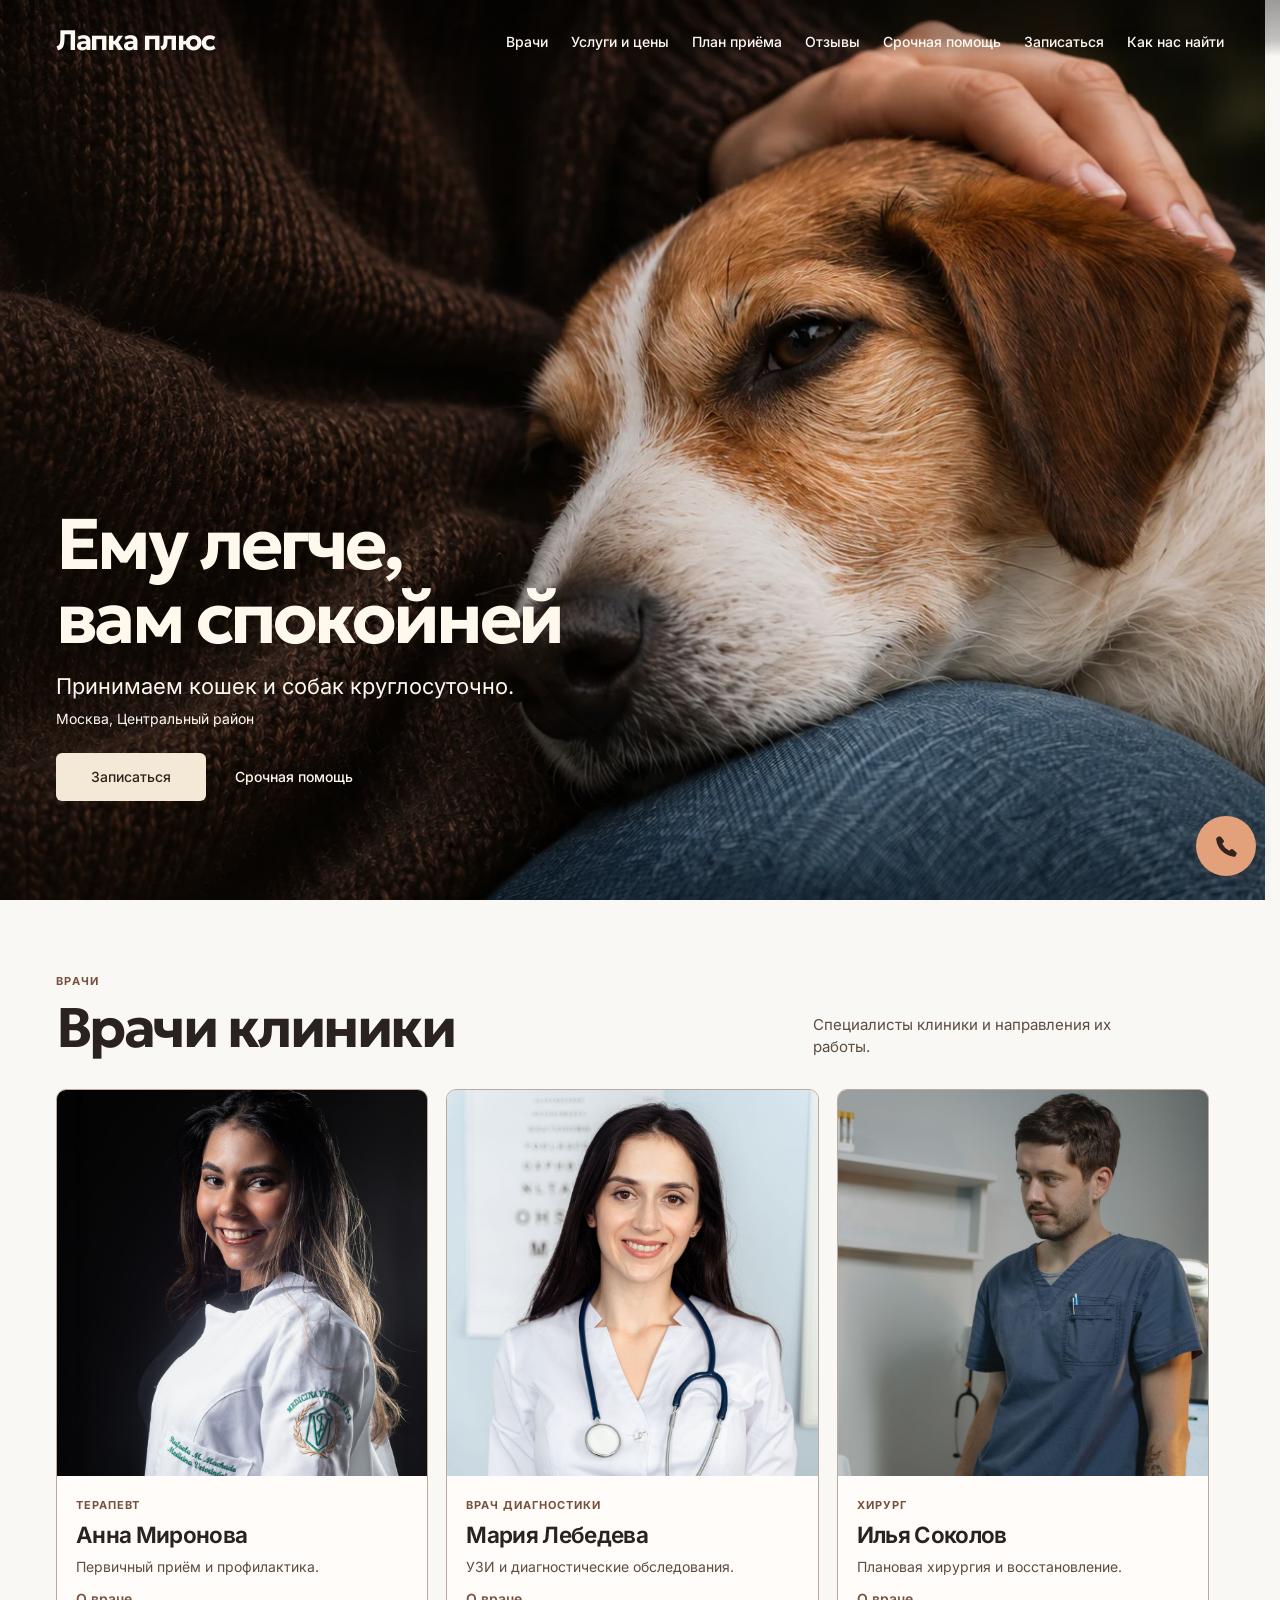
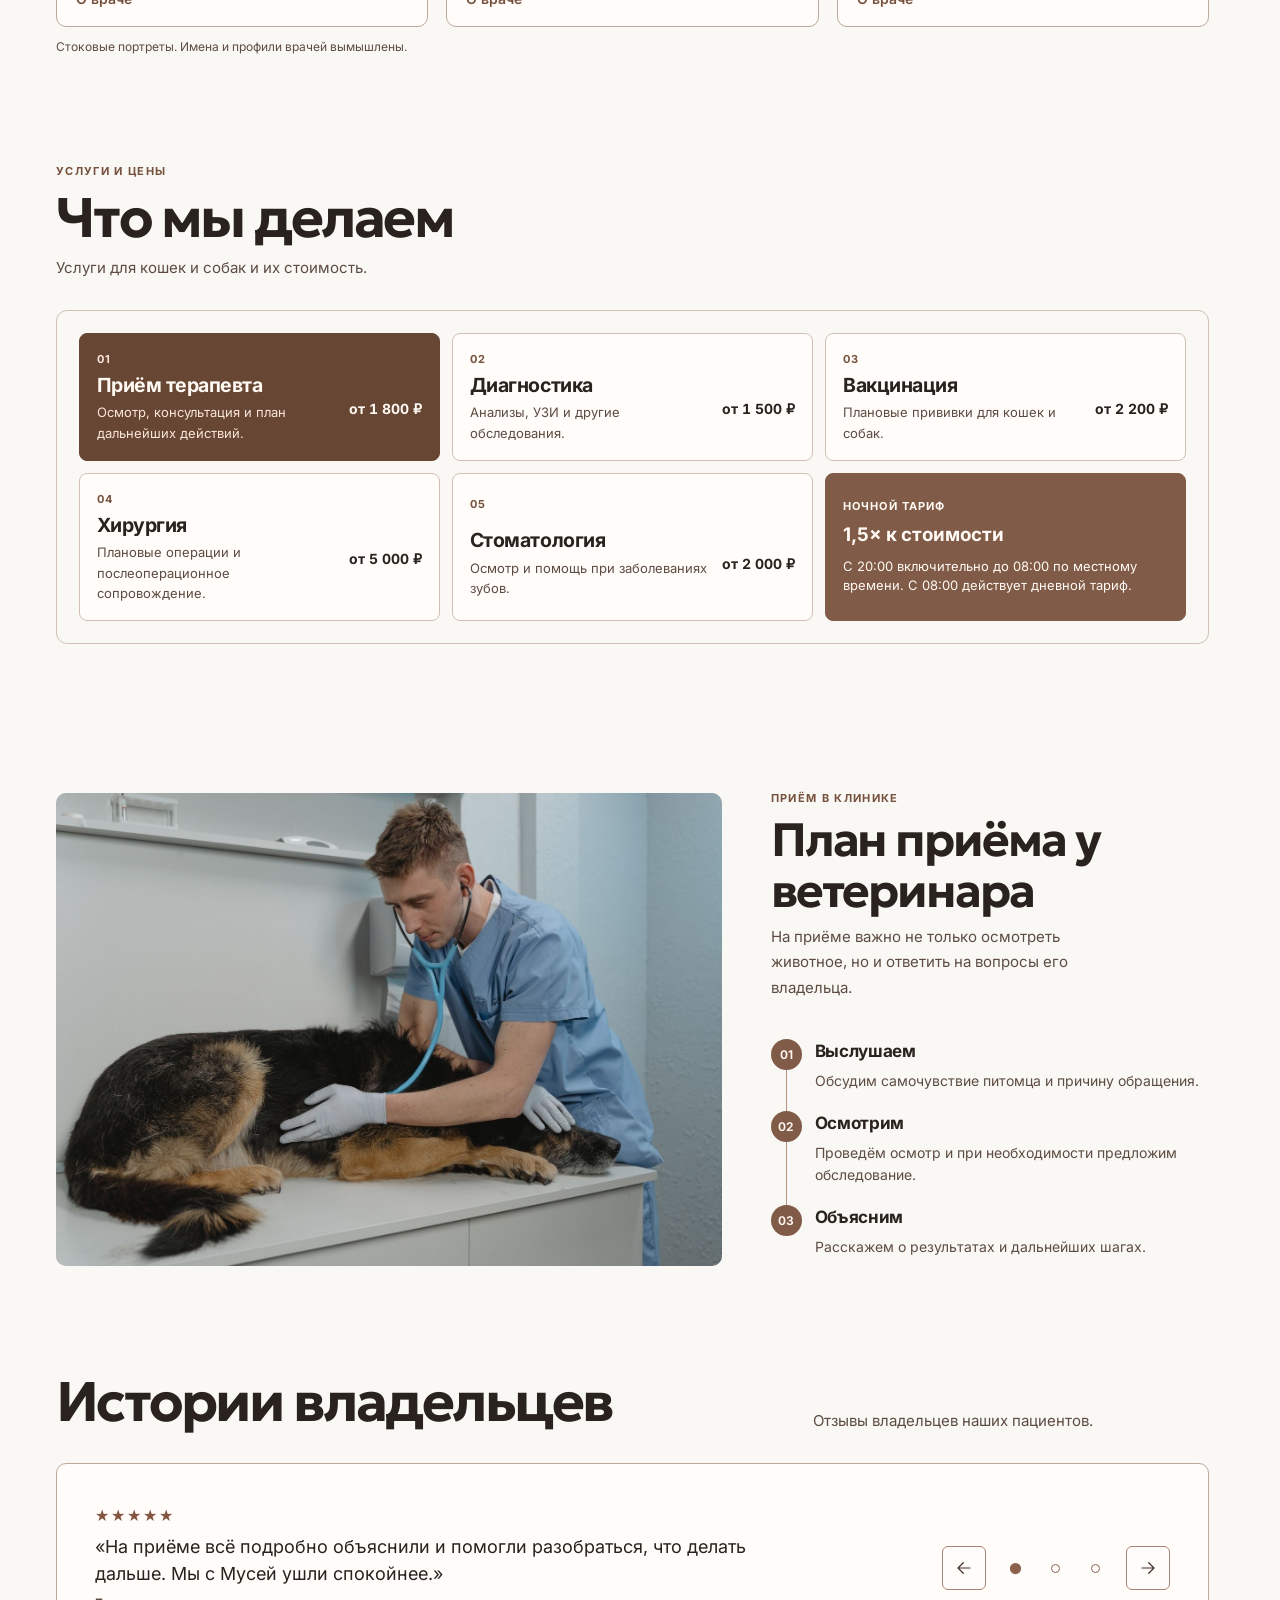
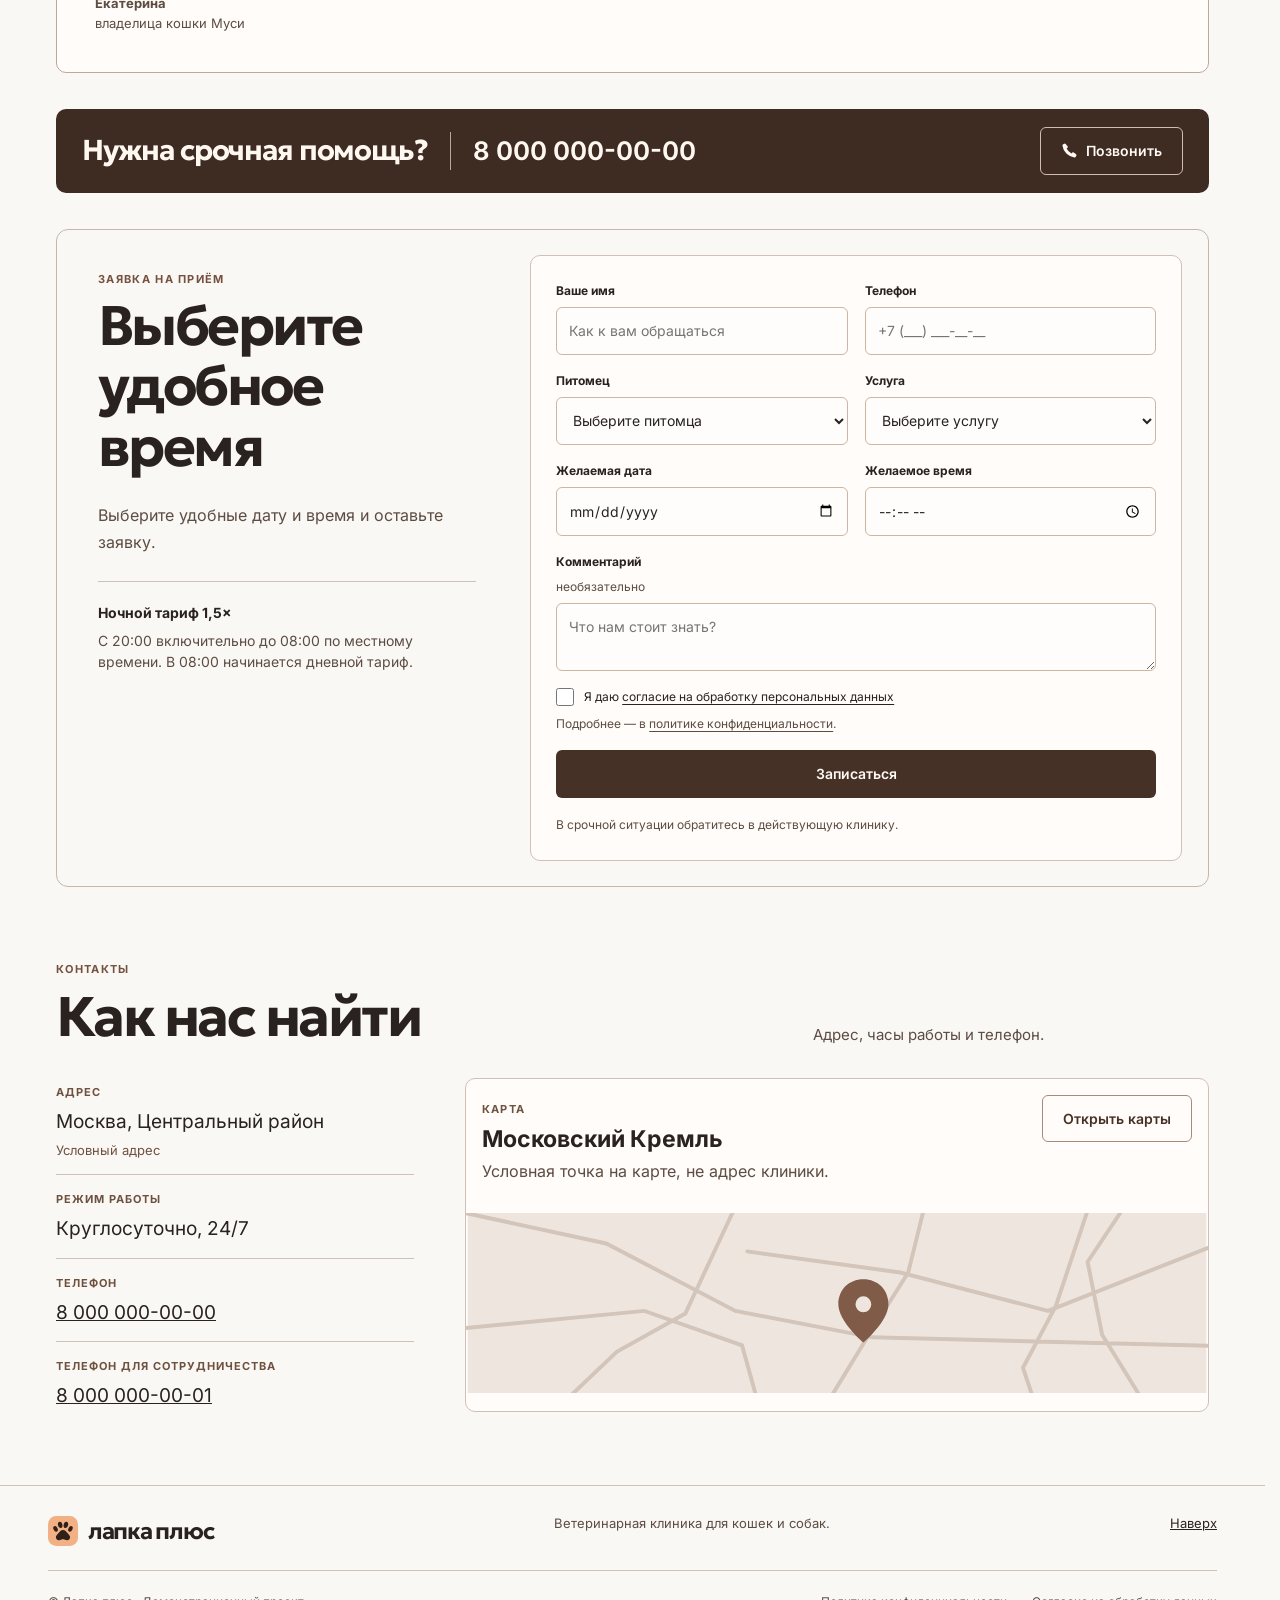
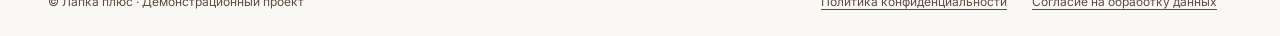
<file: index.html>
<!doctype html>
<html lang="ru" data-type="service">
<head>
  <meta charset="utf-8"><meta name="viewport" content="width=device-width,initial-scale=1"><meta name="theme-color" content="#29221e">
  <meta name="description" content="Лапка плюс — демонстрационный сайт ветеринарной клиники для кошек и собак.">
  <meta name="page-type" content="service"><meta name="site-kind" content="other"><title>Лапка плюс — ветеринарная клиника</title>
  <link rel="icon" href="assets/paw-mark.svg" type="image/svg+xml">
  <link rel="preload" href="assets/geologica-cyrillic.woff2" as="font" type="font/woff2" crossorigin>
  <link rel="preload" href="assets/geologica-latin.woff2" as="font" type="font/woff2" crossorigin>
  <link rel="preload" href="assets/inter-cyrillic.woff2" as="font" type="font/woff2" crossorigin>
  <link rel="preload" href="assets/inter-latin.woff2" as="font" type="font/woff2" crossorigin>
  <link rel="stylesheet" href="fonts.css?v=2"><link rel="stylesheet" href="styles.css?v=12"><link rel="stylesheet" href="hero.css?v=12"><script src="app.js?v=15" defer></script>
</head>
<body class="home final-design" id="top">
<a class="skip" href="#main">Перейти к содержанию</a>
<header class="header wrap site-header">
  <a class="brand" href="#top" aria-label="Лапка плюс — на главную">Лапка плюс</a>
  <nav class="nav" aria-label="Основная навигация">
      <a href="#doctors">Врачи</a>
      <a href="#services">Услуги и цены</a>
      <a href="#visit">План приёма</a>
      <a href="#reviews">Отзывы</a>
      <a href="#emergency">Срочная помощь</a>
      <a href="#appointment">Записаться</a>
      <a href="#contacts">Как нас найти</a>
    </nav>
  <button class="menu-toggle" type="button" aria-expanded="false" aria-controls="mobile-nav" aria-haspopup="dialog"><span aria-hidden="true"></span><span aria-hidden="true"></span><span aria-hidden="true"></span><span class="sr-only">Меню</span></button>
  <dialog class="menu-drawer" id="mobile-nav" aria-labelledby="mobile-menu-title">
    <div class="menu-drawer-content">
      <form method="dialog" class="dialog-close-form"><button type="submit" class="dialog-close" aria-label="Закрыть"></button></form>
      <h2 id="mobile-menu-title">Меню</h2>
      <nav aria-label="Мобильная навигация">
      <a href="#doctors">Врачи</a>
      <a href="#services">Услуги и цены</a>
      <a href="#visit">План приёма</a>
      <a href="#reviews">Отзывы</a>
      <a href="#emergency">Срочная помощь</a>
      <a href="#appointment">Записаться</a>
      <a href="#contacts">Как нас найти</a>
    </nav>
    </div>
  </dialog>
</header>
<main id="main">
<section class="hero-stage" aria-labelledby="hero-title"><div class="hero wrap">
<div class="opening-photo" aria-hidden="true"><picture class="image">
  <source media="(max-width: 680px)" srcset="assets/hero-dog-mobile.webp">
  <img src="assets/hero-dog-desktop.webp" alt="" width="1774" height="887" fetchpriority="high">
</picture></div>
<div class="copy">
<h1 id="hero-title"><span>Ему легче,</span> <span>вам спокойней</span></h1>
<p class="lead">Принимаем кошек и собак круглосуточно.</p>
<p class="hero-location">Москва, Центральный район</p>
<div class="actions"><a class="action primary" href="#appointment">Записаться</a><a class="action secondary" href="#emergency">Срочная помощь</a></div>
</div>
</div></section>
<section id="doctors" class="concept-block team"><div class="editorial-wrap"><header class="concept-heading"><div><p class="eyebrow">ВРАЧИ</p><h2>Врачи клиники</h2></div><p>Специалисты клиники и направления их работы.</p></header>
<div class="team-layout">
 <article class="doctor-card featured-doctor"><div class="portrait"><img src="assets/vet-anna.jpg" alt="" loading="lazy"></div><div class="doctor-info"><span>ТЕРАПЕВТ</span><h3>Анна Миронова</h3><p>Первичный приём и профилактика.</p><button type="button" class="doctor-trigger" aria-haspopup="dialog" aria-label="О враче: Анна Миронова" data-profile="anna">О враче</button></div></article>
 <article class="doctor-card"><div class="portrait"><img src="assets/vet-maria.jpg" alt="" loading="lazy"></div><div class="doctor-info"><span>ВРАЧ ДИАГНОСТИКИ</span><h3>Мария Лебедева</h3><p>УЗИ и диагностические обследования.</p><button type="button" class="doctor-trigger" aria-haspopup="dialog" aria-label="О враче: Мария Лебедева" data-profile="maria">О враче</button></div></article>
<article class="doctor-card"><div class="portrait"><img src="assets/vet-ilya.jpg" alt="" loading="lazy"></div><div class="doctor-info"><span>ХИРУРГ</span><h3>Илья Соколов</h3><p>Плановая хирургия и восстановление.</p><button type="button" class="doctor-trigger" aria-haspopup="dialog" aria-label="О враче: Илья Соколов" data-profile="ilya">О враче</button></div></article>
</div><p class="photo-credit">Стоковые портреты. Имена и профили врачей вымышлены.</p></div></section>
<section id="services" class="concept-block price-chapter"><div class="editorial-wrap price-layout">
<header class="concept-heading stacked"><div><p class="eyebrow">УСЛУГИ И ЦЕНЫ</p><h2>Что мы делаем</h2></div><p>Услуги для кошек и собак и их стоимость.</p></header>
<div class="price-list"><a class="service-card" href="#appointment" data-service="Приём терапевта"><span class="service-index">01</span><div class="price-desc"><h3>Приём терапевта</h3><p>Осмотр, консультация и план дальнейших действий.</p></div><strong>от 1 800 ₽</strong></a>
<a class="service-card" href="#appointment" data-service="Диагностика"><span class="service-index">02</span><div class="price-desc"><h3>Диагностика</h3><p>Анализы, УЗИ и другие обследования.</p></div><strong>от 1 500 ₽</strong></a>
<a class="service-card" href="#appointment" data-service="Вакцинация"><span class="service-index">03</span><div class="price-desc"><h3>Вакцинация</h3><p>Плановые прививки для кошек и собак.</p></div><strong>от 2 200 ₽</strong></a>
<a class="service-card" href="#appointment" data-service="Хирургия"><span class="service-index">04</span><div class="price-desc"><h3>Хирургия</h3><p>Плановые операции и послеоперационное сопровождение.</p></div><strong>от 5 000 ₽</strong></a>
<a class="service-card" href="#appointment" data-service="Стоматология"><span class="service-index">05</span><div class="price-desc"><h3>Стоматология</h3><p>Осмотр и помощь при заболеваниях зубов.</p></div><strong>от 2 000 ₽</strong></a><div class="night-rate"><span class="service-index">НОЧНОЙ ТАРИФ</span><h3><strong>1,5×</strong> к стоимости</h3><p>С 20:00 включительно до 08:00 по местному времени. С 08:00 действует дневной тариф.</p></div></div>
</div></section>
<section id="visit" class="concept-block visit-chapter"><div class="editorial-wrap">
<div class="visit-layout">
  <figure class="visit-image"><img src="assets/dog-exam.jpg" alt="Ветеринар осматривает собаку со стетоскопом" width="1600" height="1067" loading="lazy"></figure>
  <div class="visit-content"><header class="concept-heading stacked"><p class="eyebrow">ПРИЁМ В КЛИНИКЕ</p><h2>План приёма у ветеринара</h2><p class="approach-lead">На приёме важно не только осмотреть животное, но и ответить на вопросы его владельца.</p></header><div class="steps"><div><span>01</span><div><h3>Выслушаем</h3><p>Обсудим самочувствие питомца и причину обращения.</p></div></div><div><span>02</span><div><h3>Осмотрим</h3><p>Проведём осмотр и при необходимости предложим обследование.</p></div></div><div><span>03</span><div><h3>Объясним</h3><p>Расскажем о результатах и дальнейших шагах.</p></div></div></div></div>
</div></div></section>
<section id="reviews" class="concept-block quote-chapter"><div class="editorial-wrap">
<header class="concept-heading"><div><h2>Истории владельцев</h2></div><p>Отзывы владельцев наших пациентов.</p></header>
<div class="review-carousel" aria-label="Отзывы владельцев"><div class="review-deck" aria-live="polite"><article class="review-slide"><div class="review-stars" aria-label="5 из 5 звёзд">★★★★★</div><blockquote>«На приёме всё подробно объяснили и помогли разобраться, что делать дальше. Мы с Мусей ушли спокойнее.»</blockquote><p><strong>Екатерина</strong><br>владелица кошки Муси</p></article><article class="review-slide" hidden><div class="review-stars" aria-label="5 из 5 звёзд">★★★★★</div><blockquote>«К нашему псу отнеслись бережно. На все вопросы ответили просто и без спешки.»</blockquote><p><strong>Алексей</strong><br>владелец пса Марса</p></article><article class="review-slide" hidden><div class="review-stars" aria-label="5 из 5 звёзд">★★★★★</div><blockquote>«Перед первой прививкой рассказали, как подготовиться и чего ожидать после приёма.»</blockquote><p><strong>Ольга</strong><br>владелица кошки Тоси</p></article></div><div class="review-controls"><button type="button" class="review-arrow review-prev" aria-label="Предыдущий отзыв"><svg viewBox="0 0 24 24" aria-hidden="true"><path d="M20 12H4m7 7-7-7 7-7" fill="none" stroke="currentColor" stroke-width="1.6" stroke-linecap="round" stroke-linejoin="round"/></svg></button><div class="review-dots"><button type="button" class="review-dot" data-review="0" aria-label="Отзыв 1" aria-current="true"></button><button type="button" class="review-dot" data-review="1" aria-label="Отзыв 2" aria-current="false"></button><button type="button" class="review-dot" data-review="2" aria-label="Отзыв 3" aria-current="false"></button></div><button type="button" class="review-arrow review-next" aria-label="Следующий отзыв"><svg viewBox="0 0 24 24" aria-hidden="true"><path d="M20 12H4m7 7-7-7 7-7" fill="none" stroke="currentColor" stroke-width="1.6" stroke-linecap="round" stroke-linejoin="round"/></svg></button></div></div></div></section>
<section class="concept-block urgent-chapter" id="emergency"><div class="editorial-wrap urgent-wrap"><div class="urgent-frame">
 <div><h2>Нужна срочная помощь?</h2><a class="urgent-number" href="tel:80000000000">8 000 000-00-00</a></div>
 <a class="concept-button" href="tel:80000000000"><svg aria-hidden="true" viewBox="0 0 24 24"><path d="M6.6 2.7 9.3 6a1.5 1.5 0 0 1-.1 2l-1.3 1.3a15 15 0 0 0 6.8 6.8l1.3-1.3a1.5 1.5 0 0 1 2-.1l3.3 2.7a1.5 1.5 0 0 1 .4 1.8l-.8 1.6a2 2 0 0 1-2.1 1.1A19.5 19.5 0 0 1 2.1 5.2a2 2 0 0 1 1.1-2.1l1.6-.8a1.5 1.5 0 0 1 1.8.4Z" fill="currentColor"/></svg>Позвонить</a>
</div></div></section>
<section class="concept-block booking-chapter" id="appointment" tabindex="-1"><div class="editorial-wrap booking-layout"><div class="booking-meta"><p class="eyebrow">ЗАЯВКА НА ПРИЁМ</p><h2>Выберите удобное время</h2><p class="appointment-intro">Выберите удобные дату и время и оставьте заявку.</p><div class="appointment-note"><strong>Ночной тариф 1,5×</strong><p>С 20:00 включительно до 08:00 по местному времени. В 08:00 начинается дневной тариф.</p></div></div><div class="form-card"><div class="form-status" role="status" hidden></div><form id="booking-form" novalidate><fieldset disabled><div class="form-grid"><label>Ваше имя<input name="name" autocomplete="name" placeholder="Как к вам обращаться" required minlength="2" maxlength="80"></label><label>Телефон<input name="phone" type="tel" autocomplete="tel" placeholder="+7 (___) ___-__-__" required minlength="10" maxlength="25"></label><label>Питомец<select name="pet" required><option value="">Выберите питомца</option><option>Кошка</option><option>Собака</option></select></label><label>Услуга<select name="service" required><option value="">Выберите услугу</option><option>Приём терапевта</option><option>Диагностика</option><option>Вакцинация</option><option>Хирургия</option><option>Стоматология</option></select></label><label>Желаемая дата<input name="date" type="date" required></label><label>Желаемое время<input name="time" type="time" required></label><label class="full">Комментарий <span>необязательно</span><textarea name="note" rows="2" maxlength="500" placeholder="Что нам стоит знать?"></textarea></label><label class="check full"><input type="checkbox" name="consent" required><span>Я даю <a href="consent.html">согласие на обработку персональных данных</a></span></label><p class="form-privacy full">Подробнее — в <a href="privacy.html">политике конфиденциальности</a>.</p><button class="concept-button full" type="submit">Записаться</button></div></fieldset></form><p class="form-foot">В срочной ситуации обратитесь в действующую клинику.</p></div></div></section>
<section id="contacts" class="concept-block location-chapter"><div class="editorial-wrap">
<header class="concept-heading"><div><p class="eyebrow">КОНТАКТЫ</p><h2>Как нас найти</h2></div><p>Адрес, часы работы и телефон.</p></header>
<div class="location-layout"><div class="contact-details"><div><span>АДРЕС</span><p>Москва, Центральный район</p><small>Условный адрес</small></div><div><span>РЕЖИМ РАБОТЫ</span><p>Круглосуточно, 24/7</p></div><div><span>ТЕЛЕФОН</span><p><a href="tel:80000000000">8 000 000-00-00</a></p></div><div><span>ТЕЛЕФОН ДЛЯ СОТРУДНИЧЕСТВА</span><p><a href="tel:80000000001">8 000 000-00-01</a></p></div></div><div class="map-panel map-simple"><div class="map-description"><span class="map-label">КАРТА</span><h3>Московский Кремль</h3><p>Условная точка на карте, не адрес клиники.</p></div><a class="concept-button open-maps" href="https://yandex.ru/maps/?pt=37.617635%2C55.752023&amp;z=15" data-android-href="geo:55.752023,37.617635?q=55.752023,37.617635(Московский%20Кремль)">Открыть карты</a><img class="map-art" src="assets/map-pattern.svg" alt="" width="560" height="180" loading="lazy"></div></div>
</div></section>


<dialog class="doctor-profile" id="anna" aria-labelledby="anna-title">
  <form method="dialog" class="dialog-close-form"><button type="submit" class="dialog-close" aria-label="Закрыть"></button></form>
  <div class="profile-layout">
    <img class="profile-portrait" src="assets/vet-anna.jpg" alt="" loading="lazy">
    <div class="profile-details"><p class="eyebrow">Терапевт</p><h2 id="anna-title">Анна Миронова</h2>
  <p>Проводит первичные осмотры, занимается профилактикой и лечением распространённых заболеваний кошек и собак.</p><dl><dt>Образование</dt><dd>Ветеринарный факультет, специальность «Ветеринария».</dd><dt>Опыт</dt><dd>8 лет в терапии мелких домашних животных.</dd></dl>
  <small>Данные профиля вымышлены.</small></div>
  </div>
</dialog>
<dialog class="doctor-profile" id="maria" aria-labelledby="maria-title">
  <form method="dialog" class="dialog-close-form"><button type="submit" class="dialog-close" aria-label="Закрыть"></button></form>
  <div class="profile-layout">
    <img class="profile-portrait" src="assets/vet-maria.jpg" alt="" loading="lazy">
    <div class="profile-details"><p class="eyebrow">Врач диагностики</p><h2 id="maria-title">Мария Лебедева</h2>
  <p>Проводит УЗИ и помогает лечащему врачу уточнить причину симптомов.</p><dl><dt>Образование</dt><dd>Высшее ветеринарное образование и дополнительная подготовка по УЗИ.</dd><dt>Опыт</dt><dd>6 лет в ветеринарной диагностике.</dd></dl>
  <small>Данные профиля вымышлены.</small></div>
  </div>
</dialog>
<dialog class="doctor-profile" id="ilya" aria-labelledby="ilya-title">
  <form method="dialog" class="dialog-close-form"><button type="submit" class="dialog-close" aria-label="Закрыть"></button></form>
  <div class="profile-layout">
    <img class="profile-portrait" src="assets/vet-ilya.jpg" alt="" loading="lazy">
    <div class="profile-details"><p class="eyebrow">Хирург</p><h2 id="ilya-title">Илья Соколов</h2>
  <p>Ведёт плановые операции и наблюдает за восстановлением питомцев после вмешательства.</p><dl><dt>Образование</dt><dd>Ветеринарный факультет, дополнительная подготовка по хирургии.</dd><dt>Опыт</dt><dd>10 лет в хирургии мелких домашних животных.</dd></dl>
  <small>Данные профиля вымышлены.</small></div>
  </div>
</dialog>
</main><footer><div class="wrap footer-top"><a class="brand brand-light" href="#top"><img class="brand-mark" src="assets/paw-mark.svg" width="30" height="30" alt=""><span>лапка плюс</span></a><p>Ветеринарная клиника для кошек и собак.</p><a href="#top">Наверх</a></div><div class="wrap footer-bottom"><span>© Лапка плюс · Демонстрационный проект</span><div><a href="privacy.html">Политика конфиденциальности</a><a href="consent.html">Согласие на обработку данных</a></div></div></footer>
<a class="call-float" href="tel:80000000000" aria-label="Позвонить: 8 000 000-00-00"><svg aria-hidden="true" viewBox="0 0 24 24"><path d="M6.6 2.7 9.3 6a1.5 1.5 0 0 1-.1 2l-1.3 1.3a15 15 0 0 0 6.8 6.8l1.3-1.3a1.5 1.5 0 0 1 2-.1l3.3 2.7a1.5 1.5 0 0 1 .4 1.8l-.8 1.6a2 2 0 0 1-2.1 1.1A19.5 19.5 0 0 1 2.1 5.2a2 2 0 0 1 1.1-2.1l1.6-.8a1.5 1.5 0 0 1 1.8.4Z" fill="currentColor"/></svg><span class="sr-only">Позвонить</span></a></body></html>
</file>
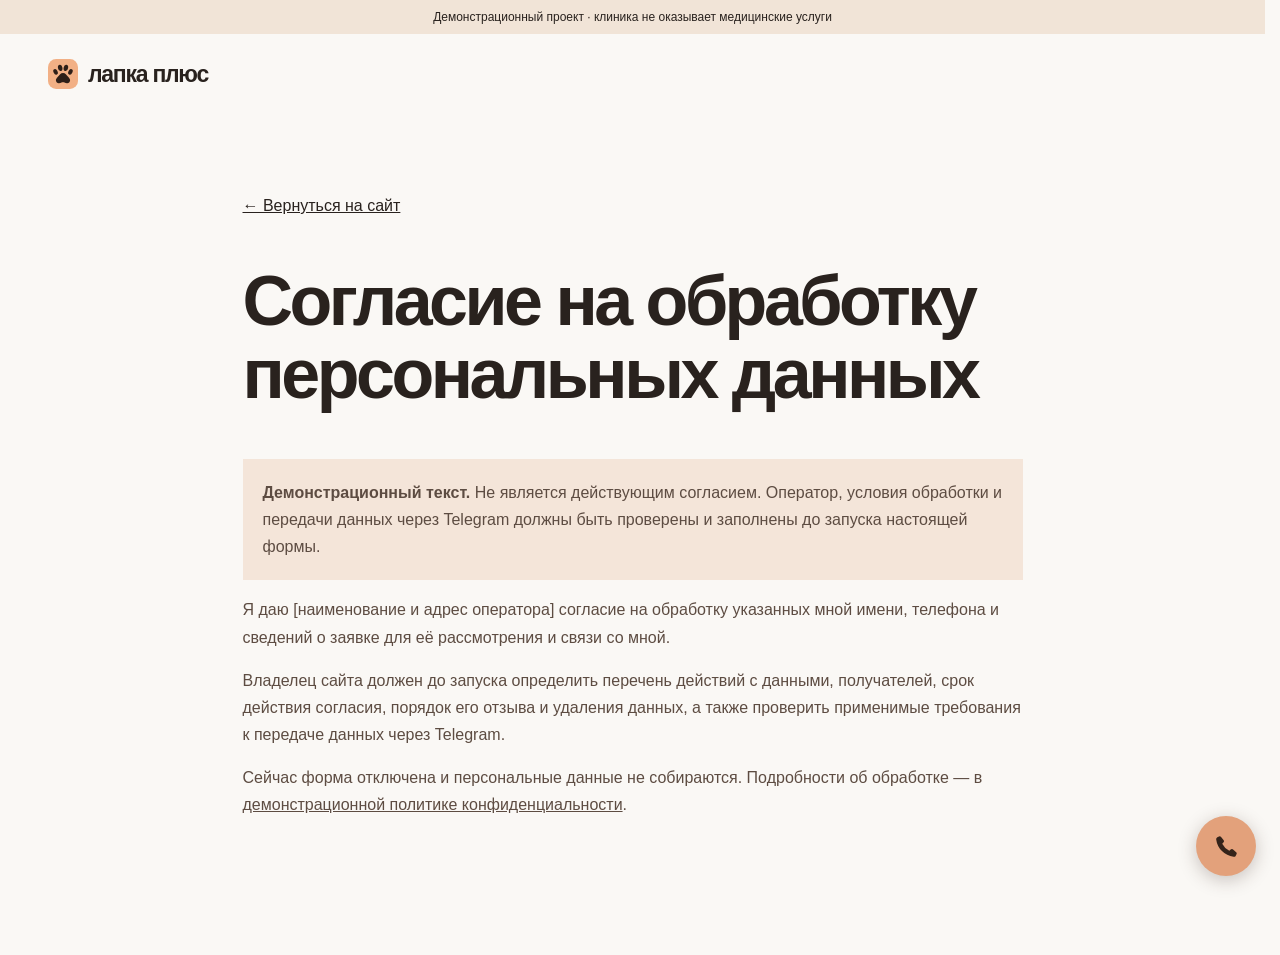
<file: consent.html>
<!doctype html><html lang="ru"><head><meta charset="utf-8"><meta name="viewport" content="width=device-width,initial-scale=1"><title>Согласие на обработку данных — Лапка плюс</title><link rel="stylesheet" href="fonts.css?v=2"><link rel="stylesheet" href="styles.css?v=12"><link rel="icon" href="assets/paw-mark.svg" type="image/svg+xml"></head><body><div class="demo-bar">Демонстрационный проект · клиника не оказывает медицинские услуги</div><header class="header wrap"><a class="brand" href="index.html"><img class="brand-mark" src="assets/paw-mark.svg" width="30" height="30" alt=""><span>лапка плюс</span></a></header><main class="wrap legal"><a href="index.html#appointment">← Вернуться на сайт</a><h1>Согласие на обработку персональных данных</h1><p class="legal-alert"><strong>Демонстрационный текст.</strong> Не является действующим согласием. Оператор, условия обработки и передачи данных через Telegram должны быть проверены и заполнены до запуска настоящей формы.</p><p>Я даю [наименование и адрес оператора] согласие на обработку указанных мной имени, телефона и сведений о заявке для её рассмотрения и связи со мной.</p><p>Владелец сайта должен до запуска определить перечень действий с данными, получателей, срок действия согласия, порядок его отзыва и удаления данных, а также проверить применимые требования к передаче данных через Telegram.</p><p>Сейчас форма отключена и персональные данные не собираются. Подробности об обработке — в <a href="privacy.html">демонстрационной политике конфиденциальности</a>.</p></main><a class="call-float" href="tel:80000000000" aria-label="Позвонить: 8 000 000-00-00"><svg aria-hidden="true" viewBox="0 0 24 24"><path d="M6.6 2.7 9.3 6a1.5 1.5 0 0 1-.1 2l-1.3 1.3a15 15 0 0 0 6.8 6.8l1.3-1.3a1.5 1.5 0 0 1 2-.1l3.3 2.7a1.5 1.5 0 0 1 .4 1.8l-.8 1.6a2 2 0 0 1-2.1 1.1A19.5 19.5 0 0 1 2.1 5.2a2 2 0 0 1 1.1-2.1l1.6-.8a1.5 1.5 0 0 1 1.8.4Z" fill="currentColor"/></svg></a></body></html>
</file>
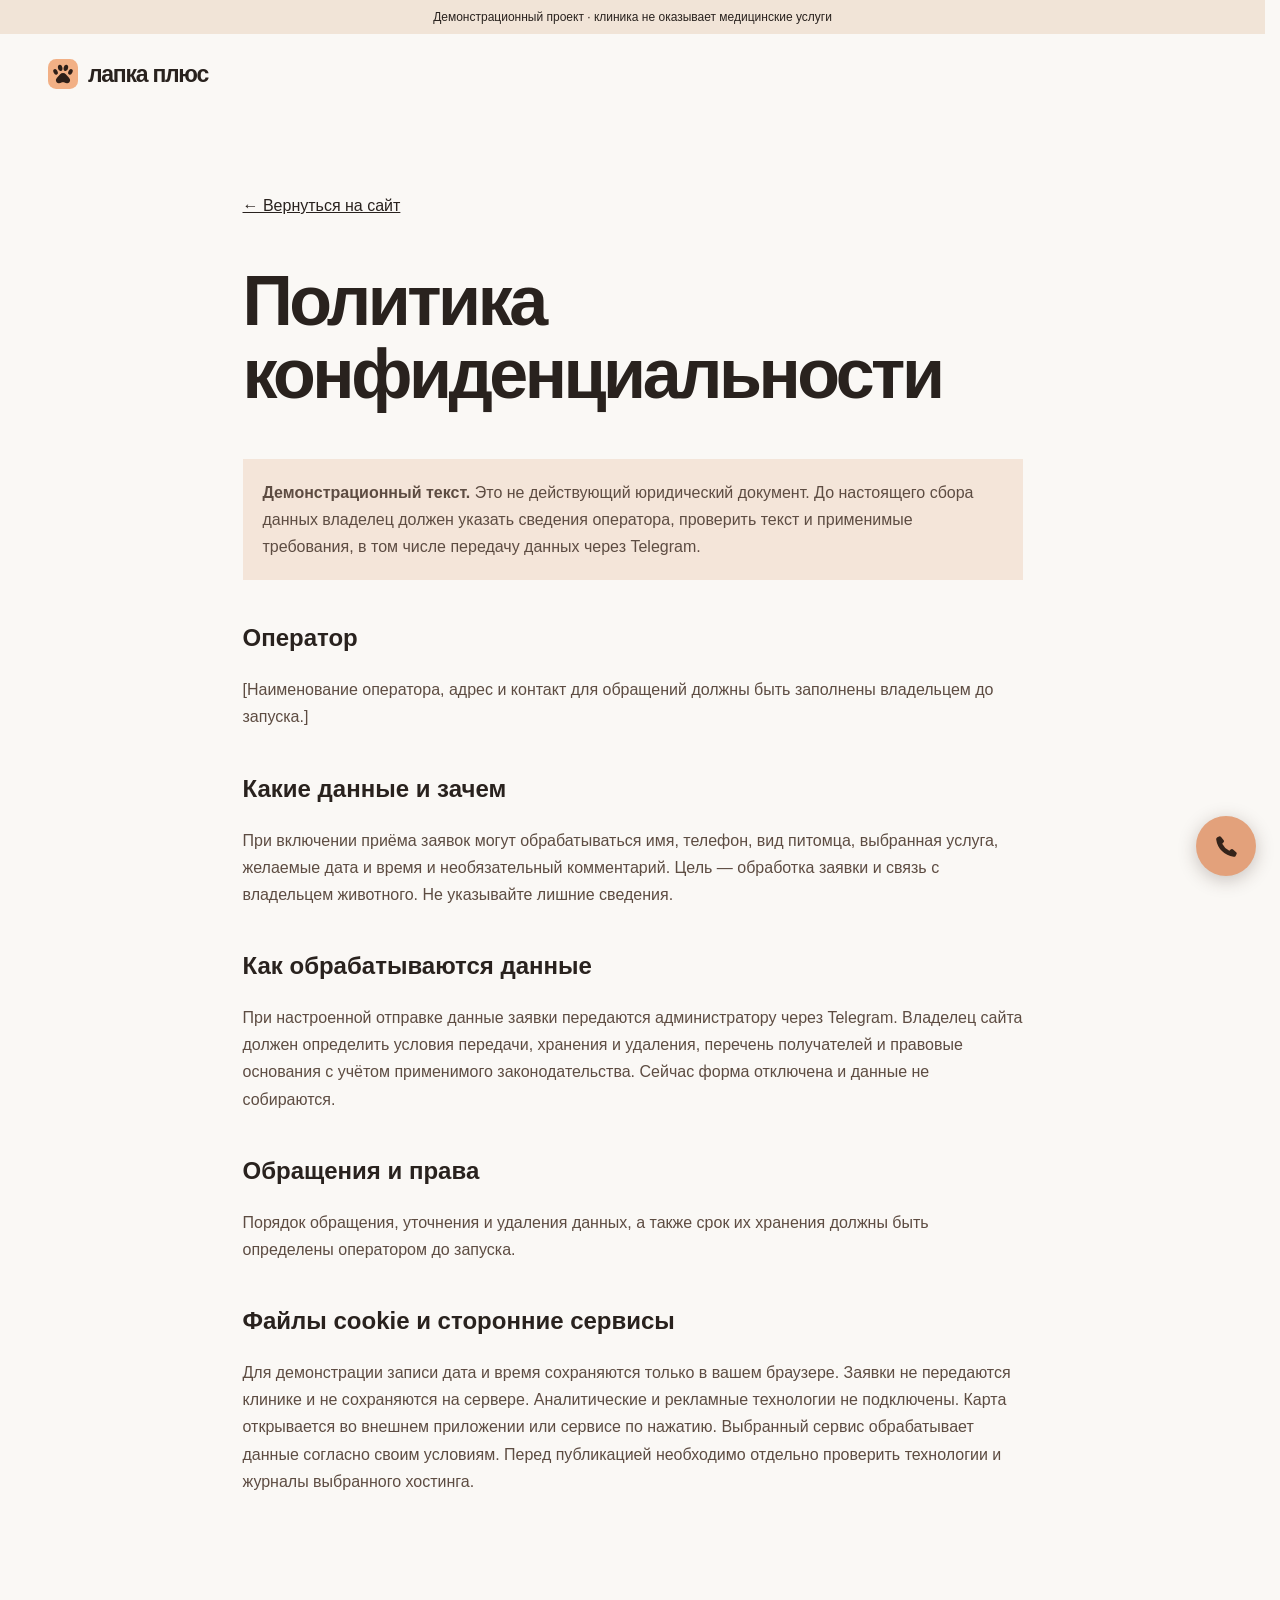
<file: privacy.html>
<!doctype html><html lang="ru"><head><meta charset="utf-8"><meta name="viewport" content="width=device-width,initial-scale=1"><title>Политика конфиденциальности — Лапка плюс</title><link rel="stylesheet" href="fonts.css?v=2"><link rel="stylesheet" href="styles.css?v=12"><link rel="icon" href="assets/paw-mark.svg" type="image/svg+xml"></head><body><div class="demo-bar">Демонстрационный проект · клиника не оказывает медицинские услуги</div><header class="header wrap"><a class="brand" href="index.html"><img class="brand-mark" src="assets/paw-mark.svg" width="30" height="30" alt=""><span>лапка плюс</span></a></header><main class="wrap legal"><a href="index.html#appointment">← Вернуться на сайт</a><h1>Политика конфиденциальности</h1><p class="legal-alert"><strong>Демонстрационный текст.</strong> Это не действующий юридический документ. До настоящего сбора данных владелец должен указать сведения оператора, проверить текст и применимые требования, в том числе передачу данных через Telegram.</p><h2>Оператор</h2><p>[Наименование оператора, адрес и контакт для обращений должны быть заполнены владельцем до запуска.]</p><h2>Какие данные и зачем</h2><p>При включении приёма заявок могут обрабатываться имя, телефон, вид питомца, выбранная услуга, желаемые дата и время и необязательный комментарий. Цель — обработка заявки и связь с владельцем животного. Не указывайте лишние сведения.</p><h2>Как обрабатываются данные</h2><p>При настроенной отправке данные заявки передаются администратору через Telegram. Владелец сайта должен определить условия передачи, хранения и удаления, перечень получателей и правовые основания с учётом применимого законодательства. Сейчас форма отключена и данные не собираются.</p><h2>Обращения и права</h2><p>Порядок обращения, уточнения и удаления данных, а также срок их хранения должны быть определены оператором до запуска.</p><h2>Файлы cookie и сторонние сервисы</h2><p>Для демонстрации записи дата и время сохраняются только в вашем браузере. Заявки не передаются клинике и не сохраняются на сервере. Аналитические и рекламные технологии не подключены. Карта открывается во внешнем приложении или сервисе по нажатию. Выбранный сервис обрабатывает данные согласно своим условиям. Перед публикацией необходимо отдельно проверить технологии и журналы выбранного хостинга.</p></main><a class="call-float" href="tel:80000000000" aria-label="Позвонить: 8 000 000-00-00"><svg aria-hidden="true" viewBox="0 0 24 24"><path d="M6.6 2.7 9.3 6a1.5 1.5 0 0 1-.1 2l-1.3 1.3a15 15 0 0 0 6.8 6.8l1.3-1.3a1.5 1.5 0 0 1 2-.1l3.3 2.7a1.5 1.5 0 0 1 .4 1.8l-.8 1.6a2 2 0 0 1-2.1 1.1A19.5 19.5 0 0 1 2.1 5.2a2 2 0 0 1 1.1-2.1l1.6-.8a1.5 1.5 0 0 1 1.8.4Z" fill="currentColor"/></svg></a></body></html>
</file>
<file: fonts.css>
@font-face {
  font-family: 'Geologica';
  font-style: normal;
  font-weight: 650;
  font-display: optional;
  src: url(assets/geologica-cyrillic.woff2) format('woff2');
  unicode-range: U+0301, U+0400-045F, U+0490-0491, U+04B0-04B1, U+2116;
}
@font-face {
  font-family: 'Geologica';
  font-style: normal;
  font-weight: 650;
  font-display: optional;
  src: url(assets/geologica-latin.woff2) format('woff2');
  unicode-range: U+0000-00FF, U+0131, U+0152-0153, U+02BB-02BC, U+02C6, U+02DA, U+02DC, U+0304, U+0308, U+0329, U+2000-206F, U+20AC, U+2122, U+2191, U+2193, U+2212, U+2215, U+FEFF, U+FFFD;
}

@font-face {
  font-family: 'Inter';
  font-style: normal;
  font-weight: 400 700;
  font-display: optional;
  src: url(assets/inter-cyrillic.woff2) format('woff2');
  unicode-range: U+0301, U+0400-045F, U+0490-0491, U+04B0-04B1, U+2116;
}
@font-face {
  font-family: 'Inter';
  font-style: normal;
  font-weight: 400 700;
  font-display: optional;
  src: url(assets/inter-latin.woff2) format('woff2');
  unicode-range: U+0000-00FF, U+0131, U+0152-0153, U+02BB-02BC, U+02C6, U+02DA, U+02DC, U+0304, U+0308, U+0329, U+2000-206F, U+20AC, U+2122, U+2191, U+2193, U+2212, U+2215, U+FEFF, U+FFFD;
}
</file>
<file: styles.css>
:root{--cocoa:#29221e;--on-dark:#fff9f3;--ink:#2e241e;--muted:#5c463a;--surface:#f1e4d7;--line:#d2bba8;--accent:#894a34;--peach:#f5bb96;--header-height:80px;--ease-out:cubic-bezier(.23,1,.32,1);--ease-morph:cubic-bezier(.65,0,.35,1)}
*{box-sizing:border-box}html{scroll-behavior:smooth;-webkit-tap-highlight-color:transparent}body{margin:0;background:#fffaf3;color:var(--ink);font-family:"IBM Plex Sans",Arial,Helvetica,sans-serif;font-size:16px;line-height:1.5}a{color:inherit}button,input,select,textarea{font:inherit}button{cursor:pointer}img{display:block;max-width:100%}.wrap{width:min(100% - 96px,1280px);margin-inline:auto}.skip{position:fixed;z-index:100;top:8px;left:8px;background:white;padding:12px;transform:translateY(-150%)}.skip:focus{transform:none}:focus-visible{outline:3px solid #8c472f;outline-offset:4px}.sr-only{position:absolute;width:1px;height:1px;overflow:hidden;clip:rect(0,0,0,0)}.header{position:relative;height:var(--header-height);display:flex;align-items:center;gap:36px}.brand{display:inline-flex;align-items:center;gap:10px;font-weight:700;font-size:23px;letter-spacing:-.04em;text-decoration:none;white-space:nowrap}.brand-symbol{display:grid;place-items:center;width:32px;height:32px;background:var(--accent);color:white;border-radius:9px;font-size:26px;font-weight:400;line-height:1}.nav{display:flex;gap:30px;margin:auto;font-size:14px;font-weight:600}.nav a,.header-cta{text-decoration:none}.header-cta{border:1px solid #cbb29d;border-radius:8px;padding:11px 20px;font-size:14px;font-weight:700}.menu-toggle{display:none}.eyebrow{margin:0 0 22px;color:var(--muted);font-size:11px;font-weight:700;letter-spacing:.12em}.section h2,.approach h2,.emergency h2,.appointment h2{font-size:clamp(42px,5.7vw,76px);line-height:1.04;letter-spacing:-.055em;margin:0;font-weight:600}.button{border:0;border-radius:8px;min-height:52px;padding:14px 22px;text-decoration:none;display:inline-flex;justify-content:center;align-items:center;font-weight:700;font-size:14px}.button-primary{background:var(--accent);color:#fff}.button-secondary{border:1px solid #cbb29d;background:transparent;color:var(--ink)}.section{padding:clamp(72px,8vw,112px) 0;scroll-margin-top:15px}.section-heading{display:flex;justify-content:space-between;align-items:end;gap:48px;margin-bottom:48px}.section h2,.approach h2,.emergency h2,.appointment h2{font-size:clamp(36px,4.2vw,58px)}.section-heading>p{max-width:330px;color:var(--muted);margin:0;line-height:1.65;font-size:15px}.service-grid{display:grid;grid-template-columns:repeat(3,1fr);gap:14px}.service-card{background:#fff8f0;border:1px solid var(--line);border-radius:10px;padding:26px;min-height:240px;display:flex;flex-direction:column}.service-index{font-size:11px;color:#6f5140;font-weight:700;letter-spacing:.1em}.service-card h3{font-size:22px;letter-spacing:-.035em;margin:32px 0 8px}.service-card p{color:var(--muted);font-size:14px;max-width:290px;margin:0 0 26px;line-height:1.55}.service-card strong{margin-top:auto;font-size:16px}.night-card{background:#ececec;border-color:#ececec}.night-card h3{margin-top:32px}.night-card p{color:var(--muted)}.approach{background:var(--surface)}.approach-grid{padding:96px 0;display:grid;grid-template-columns:1fr 1fr;gap:12%}.approach h2{max-width:530px}.approach-lead{max-width:390px;color:var(--muted);line-height:1.7;margin:24px 0}.steps>div{display:grid;grid-template-columns:45px 1fr;gap:20px;border-top:1px solid var(--line);padding:20px 0}.steps>div:last-child{border-bottom:1px solid var(--line)}.steps>div>span{font-size:12px;color:#6f5140;padding-top:4px}.steps h3{font-size:20px;letter-spacing:-.02em;margin:0 0 5px}.steps p{font-size:14px;color:var(--muted);margin:0;line-height:1.55}.doctor-grid,.review-grid{display:grid;grid-template-columns:repeat(3,1fr);gap:18px}.doctor-card{background:#fff;border:1px solid var(--line);border-radius:10px;overflow:hidden}.portrait{aspect-ratio:1.2/1;display:flex;align-items:end;justify-content:center;overflow:hidden}.portrait svg{width:76%;height:92%}.portrait-one{background:#ededed}.portrait-two{background:#e8e8e8}.portrait-three{background:var(--line)}.doctor-info{padding:23px}.doctor-info span,.contact-details span{font-size:11px;letter-spacing:.09em;font-weight:700;color:#6f5140}.doctor-info h3{font-size:21px;letter-spacing:-.03em;margin:7px 0}.doctor-info p{margin:0;color:var(--muted);font-size:14px}.emergency{background:#eeeeee}.emergency-inner{padding:80px 0;display:grid;grid-template-columns:1fr 1fr;gap:12%}.emergency .eyebrow{color:var(--muted)}.emergency-inner>div:nth-child(2)>p{font-size:16px;line-height:1.65;margin:0 0 20px;max-width:440px}.emergency-phone{font-size:26px;letter-spacing:-.03em;font-weight:700}.emergency small{color:var(--muted)}.reviews{padding-bottom:120px}.review-grid article{padding:27px;background:#fff;border:1px solid var(--line);border-radius:10px;min-height:235px;display:flex;flex-direction:column}.review-grid blockquote{font-size:17px;line-height:1.55;letter-spacing:-.01em;margin:0 0 30px}.review-grid article p{font-size:13px;color:var(--muted);margin:auto 0 0}.review-grid article strong{color:var(--ink)}.appointment{background:var(--surface);padding:105px 0}.appointment-grid{display:grid;grid-template-columns:1fr 1fr;gap:10%}.appointment h2{max-width:500px}.appointment-intro{max-width:420px;font-size:16px;line-height:1.7;color:var(--muted);margin:25px 0}.appointment-note{border-top:1px solid var(--line);max-width:420px;font-size:14px;margin-top:55px;padding-top:20px}.appointment-note p{color:var(--muted);margin:7px 0 0}.form-card{background:#fff;border-radius:10px;padding:30px}.form-status{background:var(--surface);border-left:3px solid #a1674d;padding:14px 16px;font-size:13px;margin-bottom:22px}.form-grid{display:grid;grid-template-columns:repeat(2,minmax(0,1fr));gap:17px}fieldset{border:0;padding:0;margin:0;min-inline-size:0}label{display:flex;flex-direction:column;gap:7px;font-weight:700;font-size:12px}label span{font-weight:400;color:var(--muted)}.full{grid-column:1/-1}input,select,textarea{width:100%;border:1px solid #cdb5a2;border-radius:6px;background:#fff;color:var(--ink);padding:12px;font-weight:400;font-size:14px;min-height:48px}textarea{resize:vertical}fieldset:disabled{opacity:.65}.check{flex-direction:row;align-items:flex-start;font-weight:400;gap:10px}.check input{width:18px;height:18px;min-height:18px;margin:0;flex:none}.check span{color:var(--ink)}.check a,.form-privacy a{text-underline-offset:3px}.form-privacy{font-size:12px;margin:-8px 0 0;color:var(--muted)}.form-foot{font-size:12px;color:var(--muted);margin:18px 0 0}.contact-grid{display:grid;grid-template-columns:.7fr 1.3fr;gap:9%}.contact-details{display:grid;align-content:start;gap:28px}.contact-details p{font-size:19px;line-height:1.4;margin:7px 0 2px}.contact-details small{font-size:13px;color:#6f5140}.map-panel{overflow:hidden;border:1px solid var(--line);border-radius:10px;background:#fff}.map-toolbar,.map-footer{display:flex;align-items:center;justify-content:space-between;gap:12px;padding:16px 18px}.map-toolbar strong{font-size:15px}.map-links{display:flex;gap:18px;font-size:12px;font-weight:700}.map-view{height:320px;background:var(--surface)}.map-view iframe{display:block;border:0;width:100%;height:100%}.map-placeholder{height:100%;display:flex;flex-direction:column;align-items:center;justify-content:center;text-align:center;padding:24px}.map-placeholder p{margin:5px 0 18px;color:var(--muted);font-size:14px}.map-placeholder small{margin-top:12px;color:var(--muted);font-size:12px}.map-footer{justify-content:flex-start;font-size:12px;color:var(--muted)}.map-choice{border:1px solid #d2dfd3;background:white;border-radius:6px;color:#34594b;padding:7px 12px}.map-choice.active{background:var(--accent);color:#fff;border-color:var(--accent)}footer{background:var(--cocoa);color:#fffaf3;padding:55px 0 25px}.footer-top{display:flex;align-items:start;justify-content:space-between;gap:30px}.brand-light .brand-symbol{background:var(--accent);color:#fff}.footer-top p{font-size:13px;color:#d2d2d2;margin:0}.footer-top>a:last-child{font-size:13px}.footer-bottom{border-top:1px solid var(--muted);margin-top:55px;padding-top:22px;display:flex;justify-content:space-between;gap:20px;color:#d2d2d2;font-size:12px}.footer-bottom div{display:flex;gap:25px}.footer-bottom a{text-underline-offset:3px}.legal{max-width:780px;min-height:60vh;padding:80px 0 120px}.legal h1{font-size:clamp(40px,6vw,70px);line-height:1.05;letter-spacing:-.05em}.legal h2{margin-top:40px}.legal p,.legal li{line-height:1.7;color:var(--muted)}.legal-alert{padding:20px;background:#f4e5d9}
@media(hover:hover) and (pointer:fine){.button,.header-cta{transition:background-color .18s ease,border-color .18s ease}.button-primary:hover{background:#723b28}.button-secondary:hover,.header-cta:hover{background:#f4e5d9}.nav a:hover{color:var(--accent)}.map-links a:hover{text-decoration-thickness:2px}}
@media(max-width:1000px){.wrap{width:calc(100% - 56px)}.nav{gap:18px}.header{gap:20px}.section{padding:85px 0}.approach-grid{gap:7%}.appointment-grid{gap:6%}}
@media(max-width:760px){.wrap{width:calc(100% - 40px)}.brand{font-size:21px}.brand-symbol{width:30px;height:30px;font-size:24px}.eyebrow{font-size:10px;margin-bottom:16px}.button{min-height:50px}.section{padding:72px 0}.section-heading{display:block;margin-bottom:32px}.section h2,.approach h2,.emergency h2,.appointment h2{font-size:clamp(35px,8vw,48px)}.section-heading>p{margin-top:16px;font-size:14px;max-width:370px}.service-grid{grid-template-columns:1fr 1fr;gap:10px}.service-card{padding:18px;min-height:204px}.service-card h3{font-size:18px;margin:25px 0 7px}.service-card p{font-size:13px;margin-bottom:18px}.service-card strong{font-size:14px}.approach-grid{display:block;padding:72px 0}.approach-lead{font-size:15px;margin:20px 0 32px}.steps>div{padding:17px 0;grid-template-columns:30px 1fr}.doctor-grid{grid-template-columns:1fr;gap:12px}.doctor-card{display:grid;grid-template-columns:37% 1fr;align-items:center}.portrait{height:100%;min-height:150px;aspect-ratio:auto}.portrait svg{width:100%;height:auto}.doctor-info{padding:16px}.doctor-info h3{font-size:19px}.doctor-info p{font-size:13px}.emergency-inner{display:block;padding:70px 0}.emergency-inner>div:nth-child(2){margin-top:24px}.emergency-inner>div:nth-child(2)>p{font-size:15px}.emergency-phone{font-size:23px}.review-grid{grid-template-columns:1fr;gap:10px}.review-grid article{min-height:0;padding:22px}.review-grid blockquote{font-size:16px;margin:0 0 24px}.appointment{padding:72px 0}.appointment-grid{display:block}.appointment-intro{font-size:15px;margin:20px 0}.appointment-note{margin:28px 0 32px}.form-card{padding:20px}.form-grid{gap:14px}.contact-grid{display:flex;flex-direction:column;gap:32px}.contact-details{grid-template-columns:1fr 1fr;gap:23px}.contact-details p{font-size:16px}.map-view{height:285px}.map-toolbar{align-items:flex-start}.map-links{flex-wrap:wrap;justify-content:end;gap:8px 14px}.footer-top{flex-wrap:wrap}.footer-top p{width:100%;order:3}.footer-bottom{flex-direction:column;margin-top:35px}.footer-bottom div{flex-direction:column;gap:10px}.legal{padding:60px 0 90px}}
@media(max-width:390px){.wrap{width:calc(100% - 32px)}.service-grid{grid-template-columns:repeat(2,minmax(0,1fr))}.service-card{padding:15px;min-height:210px;overflow-wrap:anywhere}.service-card h3{font-size:17px}.form-grid{grid-template-columns:1fr}.form-grid>*{grid-column:1}.doctor-card{grid-template-columns:40% 1fr}.doctor-info h3{font-size:18px}.doctor-info p{font-size:12px}}

@media(prefers-reduced-motion:reduce){html{scroll-behavior:auto}*,*::before,*::after{animation-duration:.01ms!important;animation-iteration-count:1!important;transition-duration:.01ms!important}}

.review-stars{color:#975c2f;letter-spacing:.12em;font-size:16px;margin-bottom:16px}.map-simple{min-height:310px;padding:32px;display:flex;flex-direction:column;align-items:flex-start;justify-content:space-between;background:#fff8f0}.map-simple h3{font-size:25px;margin:12px 0 4px}.map-simple p{margin:0;color:var(--muted)}.map-label{font-size:11px;letter-spacing:.1em;font-weight:700;color:#6f5140}.emergency-phone{display:inline-block;color:inherit;text-decoration:none}.call-float{position:fixed;z-index:20;right:24px;bottom:24px;width:60px;height:60px;border-radius:50%;background:var(--accent);color:#fff;display:grid;place-items:center;box-shadow:0 6px 18px #00000040}.call-float svg{width:25px;height:25px}@media(max-width:760px){.call-float{right:16px;bottom:16px;width:56px;height:56px}.map-simple{min-height:240px;padding:24px}}

/* Тонкие акценты на карточках и этапах приёма. */
.service-card,.doctor-card{border-color:var(--line)}.steps>div{border-top-color:var(--line)}.steps>div:last-child{border-bottom-color:var(--line)}
.button[hidden]{display:none}
.google-signin:not([hidden]){margin:0 0 20px}


a.service-card {
  text-decoration: none;
  transition: transform 200ms var(--ease-out), background-color 180ms ease, border-color 180ms ease;
}

a.service-card:focus-visible {
  background-color: #f2dcc9;
  border-color: var(--accent);
}

/* Motion follows the interaction that triggered it. */
.button,
.header-cta,
.call-float {
  transition: transform 180ms var(--ease-out), background-color 180ms ease, border-color 180ms ease;
}

.button:not(:disabled):active,
.header-cta:active,
.call-float:active {
  transform: scale(.975);
}

.nav a {
  padding-block: 10px;
  transition: color 160ms ease;
}

@media (hover: hover) and (pointer: fine) {
  a.service-card:hover {
    transform: translateY(-2px);
    background-color: #f2dcc9;
    border-color: var(--accent);
  }
  .button-primary:not(:disabled):hover,
  .call-float:hover { background-color: #763b27; }
  .button-secondary:hover,
  .header-cta:hover { background-color: #f5e7da; border-color: #9a725d; }
}

a.service-card:active,
a.service-card.is-pressed {
  transform: scale(.985);
  background-color: #e7c6af;
  border-color: var(--accent);
}

.doctor-info h3 { line-height: 1.2; }
.doctor-info p { text-wrap: pretty; }

@media (max-width: 840px) {
  :root { --header-height: 64px; }
  .header { justify-content: space-between; z-index: 30; }
  .nav, .header-cta { display: none; }

  .menu-toggle {
    display: grid;
    place-content: center;
    gap: 6px;
    width: 44px;
    height: 44px;
    padding: 0;
    border: 0;
    border-radius: 8px;
    background: transparent;
    color: var(--ink);
    transition: background-color 150ms ease;
  }

  .menu-toggle:active,
  .menu-toggle[aria-expanded="true"] { background-color: #f2e5d9; }

  .menu-toggle span[aria-hidden] {
    width: 22px;
    height: 2px;
    border-radius: 1px;
    background-color: currentColor;
    transition: transform 230ms var(--ease-morph), opacity 150ms ease;
  }

  .menu-toggle[aria-expanded="true"] span:first-child { transform: translateY(4px) rotate(45deg); }
  .menu-toggle[aria-expanded="true"] span:nth-child(2) { transform: translateY(-4px) rotate(-45deg); }




}

@media (max-width: 760px) {

  .section, .appointment { padding-block: clamp(48px, 9vw, 72px); }
  .approach-grid, .emergency-inner { padding-block: clamp(48px, 9vw, 72px); }
  .section-heading { margin-bottom: 26px; }
  .doctor-card { grid-template-columns: minmax(88px, 34%) minmax(0, 1fr); }
  .portrait { min-height: 124px; }
  .doctor-info { padding: 16px; }
  input:not([type="checkbox"]), select, textarea { font-size: 16px; min-width: 0; }
  .call-float {
    right: max(16px, env(safe-area-inset-right));
    bottom: max(16px, env(safe-area-inset-bottom));
  }
}

@media (max-width: 480px) {
  .form-grid { grid-template-columns: minmax(0, 1fr); }
}



/* Full-bleed opening from the approved mockup. */
.home { --opening-header: 82px; }
.home .site-header {
  position: absolute;
  inset: 0 0 auto;
  height: var(--opening-header);
  z-index: 30;
  display: grid;
  grid-template-columns: 1fr auto 1fr;
  gap: 24px;
  color: var(--on-dark);
  border-bottom: 1px solid rgb(255 250 243 / .28);
}
.home .site-header, .home .hero-stage .wrap { width: min(calc(100% - 112px), 1320px); }
.brand { font-family: Manrope, Arial, sans-serif; font-weight: 800; letter-spacing: -.055em; }
.site-header .brand { justify-self: start; line-height: 1; }
.brand-mark { width: 30px; height: 30px; flex: none; }
.site-header .nav { gap: clamp(18px, 3vw, 42px); }
.header-action { justify-self: end; padding-block: 12px; font-size: 14px; font-weight: 600; white-space: nowrap; text-decoration: none; text-underline-offset: 5px; }

.hero-stage {
  position: relative;
  isolation: isolate;
  display: flex;
  min-height: 100svh;
  padding-top: var(--opening-header);
  background: var(--cocoa);
  color: var(--on-dark);
}
.hero-stage .hero { display: flex; align-items: center; }
.hero-stage .copy { padding-block: 42px 65px; }
.hero-stage .kicker { margin: 0; font-size: 12px; font-weight: 600; letter-spacing: .08em; text-transform: uppercase; }
.hero-stage h1 { margin: 22px 0 0; font: 800 clamp(55px, 6.8vw, 108px)/1 Manrope, Arial, sans-serif; letter-spacing: -.055em; }
.hero-stage h1 span { display: block; }
.hero-stage .lead { margin: 24px 0 28px; max-width: 39ch; color: #f5e9df; font-size: 18px; line-height: 1.52; }
.hero-stage .actions { display: flex; flex-wrap: wrap; gap: 10px 18px; align-items: center; }
.hero-stage .action {
  min-height: 49px;
  display: inline-flex;
  justify-content: center;
  align-items: center;
  padding: 12px 20px;
  font-size: 14px;
  line-height: 1.15;
  font-weight: 700;
  text-decoration: none;
  border: 1px solid transparent;
  border-radius: 6px;
  white-space: nowrap;
  transition: transform 180ms var(--ease-out), background-color 180ms ease, color 160ms ease;
}
.hero-stage .primary { background: var(--peach); color: #302119; }
.hero-stage .secondary { border-color: #fff8f3a3; }
.hero-stage .action:active { transform: scale(.98); }
.hero-stage :focus-visible, .site-header :focus-visible, .emergency :focus-visible, footer :focus-visible { outline-color: var(--peach); }



.section h2, .approach h2, .emergency h2, .appointment h2, .doctor-profile h2 { font-family: Manrope, Arial, sans-serif; font-weight: 800; }
.service-card, .doctor-card, .review-grid article, .map-panel { border-color: var(--line); }
.service-card, .review-grid article { background: #fffaf3; }
.night-card { background: var(--surface); }
.approach, .appointment { background: var(--surface); }
.portrait-one { background: #ecded2; }
.portrait-two { background: #f0e1d0; }
.portrait-three { background: #e7d4c2; }
.steps > div, .steps > div:last-child { border-color: #b99e89; }
.review-stars { color: #975c2f; }
.emergency { background: #4a3328; color: var(--on-dark); }
.emergency .eyebrow, .emergency-inner > div:nth-child(2) > p { color: #f5e9df; }
.emergency-inner > div:nth-child(2) { align-content: center; }
.emergency-inner > div:nth-child(2) > p { margin-bottom: 0; }
.map-simple { background: #f3e8db; }
.call-float { background: #e3a17b; color: #34231a; box-shadow: 0 4px 18px #39261d42; }
footer { background: var(--cocoa); color: var(--on-dark); }
footer .brand-mark { width: 30px; height: 30px; }
.footer-top p, .footer-bottom { color: #eee0d2; }
.demo-bar { text-align: center; padding: 8px 16px; font-size: 12px; background: var(--surface); }

.doctor-card { position: relative; transition: border-color 200ms ease, background-color 200ms ease; }
.doctor-card:focus-within { outline: 2px solid var(--accent); outline-offset: 3px; }
.doctor-trigger {
  min-height: 44px;
  display: inline-flex;
  align-items: center;
  padding: 0;
  border: 0;
  background: none;
  color: var(--accent);
  font-weight: 600;
  font-size: 14px;
  text-decoration: none;
}
.doctor-trigger::after { content: ""; position: absolute; inset: 0; }
.doctor-profile h2 { margin: 0; font-size: clamp(26px, 5vw, 36px); line-height: 1.15; }
.doctor-profile .eyebrow { text-transform: uppercase; margin-bottom: 10px; }
.doctor-profile dt { font-weight: 700; }
.doctor-profile dd { margin: 2px 0 12px; }
.doctor-profile small { color: var(--muted); }


@media (hover: hover) and (pointer: fine) {
  .site-header .nav a:hover, .header-action:hover { color: #f5bb96; }
  .hero-stage .action:hover { transform: translateY(-2px); }
  .hero-stage .primary:hover, .call-float:hover { background: #fac8a5; }
  .hero-stage .action:active:hover { transform: scale(.98); }
  .doctor-card:hover { border-color: var(--accent); background: #fff6ed; }
}

@media (max-width: 940px) {
  .home .site-header, .home .hero-stage .wrap { width: calc(100% - 64px); }
  .site-header .nav { gap: 18px; }
}

@media (max-width: 840px) {
  .home { --opening-header: 62px; }
  .home .site-header { grid-template-columns: 1fr auto; }
  .site-header .header-action { display: none; }
  .site-header .menu-toggle { color: var(--on-dark); }
  .site-header .menu-toggle:active,
  .site-header .menu-toggle[aria-expanded="true"] { background: #61463a; }
}

@media (max-width: 700px) {
  .home .site-header, .home .hero-stage .wrap { width: calc(100% - 40px); }
  .site-header .brand { gap: 8px; font-size: 20px; }
  .site-header .brand-mark { width: 27px; height: 27px; }
  .hero-stage .hero { align-items: end; }
  .hero-stage .copy { padding-block: 145px max(31px, env(safe-area-inset-bottom)); }
  .hero-stage h1 { font-size: clamp(38px, 11.7vw, 76px); margin-top: 12px; }
  .hero-stage .kicker { font-size: 10px; }
  .hero-stage .lead { margin-block: 13px 18px; font-size: 16px; line-height: 1.43; }
  .hero-stage .actions { gap: 8px 10px; }
  .hero-stage .action { padding-inline: 12px; min-height: 45px; font-size: 13px; }
}

@media (max-width: 700px) and (max-height: 650px) {
  .hero-stage .copy { padding-block: 98px 20px; }
}

@media (prefers-reduced-motion: reduce) {

}

/* Light colorway approved in the reference mockup. */
:root {
  --page: #faf8f5;
  --paper: #fffcf9;
  --ink: #29221e;
  --muted: #5d4c42;
  --line: #d0c0b5;
  --coffee: #463127;
  --cocoa-accent: #76513d;
  --heading-font: Geologica, Arial, sans-serif;
  --body-font: Inter, Arial, sans-serif;
}
body { background: var(--page); font-family: var(--body-font); }
.brand { font-family: var(--heading-font); font-weight: 650; }
.hero-stage h1 { font-family: var(--heading-font); font-weight: 650; letter-spacing: -.047em; }
.legal h1, .legal h2, .doctor-profile h2 { font-family: var(--heading-font); font-weight: 650; }
.final-design .editorial-wrap {
  width: min(calc(100% - 112px),1320px);
  margin-inline: auto;
}
.final-design .concept-block { padding-block: clamp(45px,5.7vw,82px); }
.final-design .concept-heading {
  display: grid;
  grid-template-columns: 1.3fr .7fr;
  gap: 22px;
  align-items: end;
  margin-bottom: clamp(20px,2.4vw,34px);
}
.final-design .concept-heading.stacked { display: block; }
.final-design .concept-heading > p:not(.eyebrow),
.final-design .concept-heading .approach-lead { color: var(--muted); max-width: 37ch; margin: 8px 0 0; font-size: 15px; }
.final-design .concept-block h2 {
  margin: 0;
  font: 650 clamp(38px,4.35vw,63px)/1.08 var(--heading-font);
  letter-spacing: -.045em;
  text-wrap: balance;
}
.final-design .eyebrow { color: var(--cocoa-accent); margin-bottom: 9px; }
.final-design .concept-button {
  display: inline-flex;
  justify-content: center;
  align-items: center;
  gap: 8px;
  min-height: 48px;
  padding: 12px 20px;
  border: 1px solid transparent;
  border-radius: 6px;
  background: var(--coffee);
  color: #fffaf5;
  text-decoration: none;
  font-size: 14px;
  font-weight: 600;
  transition: background-color 180ms ease, transform 180ms var(--ease-out);
}
.final-design .concept-button:active { transform: scale(.98); }
.final-design .concept-button svg { width: 17px; height: 17px; }

.final-design .team-layout { display: grid; grid-template-columns: repeat(3,minmax(0,1fr)); gap: 18px; }
.final-design .team .doctor-card {
  display: block;
  border: 1px solid #bca99d;
  border-radius: 10px;
  background: var(--paper);
}
.final-design .team .portrait {
  aspect-ratio: .96;
  position: relative;
  min-height: 0;
  height: auto;
  background: #dfd4cc;
}
.final-design .team .portrait img { position: absolute; width: 100%; height: 100%; object-fit: cover; object-position: center 29%; transition: transform 320ms var(--ease-out); }
.final-design .team .doctor-card:nth-child(2) img { object-position: center 28%; }
.final-design .team .doctor-card:nth-child(3) img { object-position: center 30%; }
.final-design .team .doctor-info { padding: 15px 19px 5px; }
.final-design .team .doctor-info h3 { font-size: clamp(17px,1.75vw,24px); font-weight: 650; }
.final-design .doctor-info span,.final-design .doctor-trigger { color: var(--cocoa-accent); }
.final-design .photo-credit { margin: 11px 0 0; color: var(--muted); font-size: 12px; }

.final-design .price-chapter { padding-top: 34px; }
.final-design .price-list {
  display: grid;
  grid-template-columns: repeat(3,minmax(0,1fr));
  gap: 12px;
  padding: clamp(12px,1.7vw,24px);
  border: 1px solid var(--line);
  border-radius: 11px;
}
.final-design .price-list .service-card,
.final-design .night-rate {
  display: grid;
  grid-template-columns: minmax(0,1fr) auto;
  align-items: center;
  gap: 7px 12px;
  min-height: 122px;
  background: var(--paper);
  border: 1px solid var(--line);
  border-radius: 8px;
  padding: 17px;
}
.final-design .price-list .service-card .service-index { grid-column: 1/-1; color: var(--cocoa-accent); }
.final-design .price-desc h3 { margin: 0 0 5px; font-size: clamp(16px,1.52vw,22px); line-height: 1.2; letter-spacing: -.025em; }
.final-design .price-desc p { max-width: none; margin: 0; color: var(--muted); font-size: 13px; }
.final-design .price-list .service-card > strong { margin: 0; font-size: 14px; white-space: nowrap; font-variant-numeric: tabular-nums; }
.final-design .price-list .service-card:first-child { background: #674634; color: #fff9f3; border-color: #674634; }
.final-design .price-list .service-card:first-child .service-index,.final-design .price-list .service-card:first-child p { color: #f9e6d9; }
.final-design .night-rate { grid-template-columns: minmax(0,1fr); align-content: center; background: #805b47; color: #fffaf5; border-color: #805b47; }
.final-design .night-rate .service-index { color: #fffaf5; }
.final-design .night-rate h3,.final-design .night-rate p { margin: 0; }
.final-design .night-rate p { font-size: 13px; }

.final-design .visit-layout { display: grid; grid-template-columns: 1.52fr 1fr; gap: clamp(25px,3.8vw,55px); align-items: center; }
.final-design .visit-image { margin: 0; overflow: hidden; border-radius: 10px; aspect-ratio: 1.41; background: #dcd3ca; }
.final-design .visit-image img { width: 100%; height: 100%; object-fit: cover; object-position: 63% center; }
.final-design .visit-content h2 { font-size: clamp(33px,3.65vw,51px); text-wrap: initial; }
.final-design .steps { position: relative; }
.final-design .steps::before { content: ""; position: absolute; left: 15px; top: 22px; bottom: 44px; border-left: 1px solid #b69380; }
.final-design .steps > div,.final-design .steps > div:last-child { position: relative; grid-template-columns: 31px minmax(0,1fr); gap: 13px; padding: 8px 0 12px; border: 0; }
.final-design .steps > div > span { display: grid; place-items: center; width: 31px; height: 31px; border-radius: 50%; padding: 0; background: #805b47; color: #fff8f2; font-weight: 650; }
.final-design .steps h3 { font-size: 17px; }
.final-design .steps p { font-size: 14px; }

.final-design .quote-chapter { padding-top: 30px; padding-bottom: 28px; }
.final-design .review-carousel {
  display: grid;
  grid-template-columns: minmax(0,1fr) auto;
  align-items: center;
  gap: 18px;
  padding: clamp(17px,3vw,42px);
  border: 1px solid #bda89a;
  border-radius: 10px;
  background: var(--paper);
}
.final-design .review-deck { display: grid; }
.final-design .review-slide { grid-area: 1/1; display: grid; align-content: center; gap: 7px; }
.final-design .review-slide[hidden] { display: grid; visibility: hidden; pointer-events: none; }
.final-design .review-carousel[data-changing] .review-slide:not([hidden]) { animation: review-arrive 260ms var(--ease-out) both; }
.final-design .review-slide blockquote { margin: 0; font-size: clamp(15px,1.4vw,20px); max-width: 60ch; }
.final-design .review-slide p { margin: 0; font-size: 13px; color: var(--muted); }
.final-design .review-stars { color: #82563e; margin: 0; }
.final-design .review-controls,.final-design .review-dots { display: flex; align-items: center; }
.final-design .review-controls { gap: 10px; }
.final-design .review-arrow,.final-design .review-dot { display: grid; place-items: center; min-width: 44px; min-height: 44px; padding: 0; background: none; color: var(--coffee); }
.final-design .review-arrow { border: 1px solid #a58674; border-radius: 6px; transition: background-color 180ms ease, transform 180ms var(--ease-out); }
.final-design .review-arrow:active { transform: scale(.96); }
.final-design .review-arrow svg { width: 18px; height: 18px; }
.final-design .review-next svg { transform: rotate(180deg); }
.final-design .review-dot { min-width: 40px; border: 0; }
.final-design .review-dot::after { content: ""; width: 7px; height: 7px; border: 1px solid #8c6855; border-radius: 50%; transition: background-color 180ms ease, transform 180ms var(--ease-out); }
.final-design .review-dot[aria-current=true]::after { background: #8c614a; transform: scale(1.25); }
@keyframes review-arrive { from { opacity: .35; transform: translateX(var(--review-offset, 8px)); } to { opacity: 1; transform: none; } }

.final-design .urgent-chapter { padding-block: 8px 34px; }
.final-design .urgent-frame { display: flex; flex-wrap: wrap; justify-content: space-between; align-items: center; gap: 15px 22px; padding: 18px 26px; border-radius: 10px; background: #3e2b22; color: #fff8f1; }
.final-design .urgent-frame > div { display: flex; flex-wrap: wrap; align-items: center; gap: 11px 22px; }
.final-design .urgent-frame h2 { font-size: clamp(21px,2.25vw,31px); }
.final-design .urgent-number { border-left: 1px solid #bfa798; padding-left: 22px; font-size: clamp(18px,2vw,28px); font-weight: 650; text-decoration: none; white-space: nowrap; }
.final-design .urgent-frame .concept-button { background: transparent; border-color: #d4bbac; }

.final-design .booking-chapter { padding-block: 2px 54px; }
.final-design .booking-layout { display: grid; grid-template-columns: .77fr 1.23fr; gap: clamp(20px,3vw,44px); padding: clamp(16px,2vw,32px); border: 1px solid #c9b5a9; border-radius: 12px; }
.final-design .booking-meta { padding: clamp(4px,1.2vw,16px); }
.final-design .booking-meta h2 { text-wrap: initial; }
.final-design .booking-meta .appointment-note { margin-top: 25px; }
.final-design .booking-chapter .form-card { background: var(--paper); border: 1px solid var(--line); padding: clamp(14px,2vw,27px); }
.final-design .booking-chapter .form-card input:not([type=checkbox]),.final-design .booking-chapter select,.final-design .booking-chapter textarea { background: #fffdfb; color: var(--ink); }
.final-design .booking-chapter .form-card input[type=checkbox] { accent-color: #805b47; }

.final-design .location-chapter { padding-top: 20px; }
.final-design .location-layout { display: grid; grid-template-columns: .65fr 1.35fr; gap: clamp(25px,4vw,58px); }
.final-design .location-layout .contact-details { gap: 13px; }
.final-design .location-layout .contact-details > div + div { border-top: 1px solid var(--line); padding-top: 10px; }
.final-design .map-simple { display: grid; grid-template-columns: minmax(0,1fr) auto; gap: 12px 14px; padding: 16px 16px 0; min-height: auto; background: var(--paper); }
.final-design .map-simple h3 { margin-block: 3px; font-size: clamp(18px,1.8vw,24px); }
.final-design .map-simple .concept-button { min-height: 44px; align-self: start; background: transparent; border-color: #a78a79; color: var(--coffee); }
.final-design .map-art { grid-column: 1/-1; width: calc(100% + 32px); max-width: none; height: clamp(118px,14vw,181px); object-fit: cover; margin-inline: -16px; }
.final-design footer { background: var(--page); border-top: 1px solid var(--line); color: var(--ink); padding-top: 28px; }
.final-design footer .footer-bottom,.final-design footer .footer-top p { color: var(--muted); }
.final-design footer .footer-bottom { border-color: var(--line); margin-top: 22px; }

@media (hover:hover) and (pointer:fine) {
  .final-design .team .doctor-card:hover .portrait img { transform: scale(1.025); }
  .final-design .concept-button:hover { background: #644533; }
  .final-design .urgent-frame .concept-button:hover { background: #594034; }
  .final-design .map-simple .concept-button:hover,.final-design .review-arrow:hover { background: #f2e7de; }
  .final-design .price-list a.service-card:hover { background: #eaddd3; border-color: #9e7962; transform: translateY(-2px); }
  .final-design .price-list a.service-card:first-child:hover { background: #79513b; }
}
.final-design .price-list a.service-card:active,.final-design .price-list a.service-card.is-pressed { transform: scale(.985); }
@media (max-width: 980px) {
  .final-design .editorial-wrap { width: calc(100% - 64px); }
  .final-design .price-list .service-card { grid-template-columns: minmax(0,1fr); align-content: start; }
  .final-design .price-list .service-card > strong { margin-top: auto; }
}
@media (max-width: 760px) {
  .final-design .editorial-wrap { width: calc(100% - 40px); }
  .final-design .concept-block h2 { font-size: clamp(32px,8.8vw,44px); }
  .final-design .concept-heading { display: block; }
  .final-design .team-layout { grid-template-columns: minmax(0,1fr); gap: 11px; }
  .final-design .team .doctor-card { display: grid; grid-template-columns: 36% minmax(0,1fr); align-items: stretch; }
  .final-design .team .portrait { aspect-ratio: auto; min-height: 143px; }
  .final-design .team .doctor-info { padding: 12px 13px 3px; }
  .final-design .price-list { grid-template-columns: repeat(2,minmax(0,1fr)); gap: 8px; padding: 8px; }
  .final-design .price-list .service-card,.final-design .night-rate { padding: 12px; }
  .final-design .visit-layout,.final-design .review-carousel,.final-design .booking-layout,.final-design .location-layout { grid-template-columns: minmax(0,1fr); }
  .final-design .review-controls { justify-content: space-between; }
  .final-design .urgent-frame { padding: 17px; }
  .final-design .urgent-frame h2 { font-size: 21px; }
  .final-design .urgent-number { border: 0; padding: 0; }
  .final-design .booking-layout { gap: 15px; }
  .final-design .location-layout .contact-details { grid-template-columns: minmax(0,1fr); }
  .final-design .map-simple { grid-template-columns: minmax(0,1fr); justify-items: start; }
}
@media (prefers-reduced-motion: reduce) {
  .final-design .review-carousel[data-changing] .review-slide:not([hidden]) { animation: none; }
  .final-design .team .doctor-card:hover .portrait img { transform: none; }
}

/* Native dialogs with a short transition into and out of the top layer. */
.menu-drawer, .doctor-profile {
  --dialog-speed: 180ms;
  --dialog-open-speed: 310ms;
  --dialog-offset: translateY(12px) scale(.975);
  border: 1px solid #cfbfb3;
  background: var(--paper);
  color: var(--ink);
  padding: 0;
  opacity: 0;
  transform: var(--dialog-offset);
  overscroll-behavior: contain;
  transition: opacity var(--dialog-speed) ease, transform var(--dialog-speed) var(--ease-out),
    display var(--dialog-speed) allow-discrete, overlay var(--dialog-speed) allow-discrete;
}
.menu-drawer[open], .doctor-profile[open] { --dialog-speed: var(--dialog-open-speed); opacity: 1; transform: none; }
.menu-drawer::backdrop, .doctor-profile::backdrop {
  background: transparent;
  transition: background-color var(--dialog-speed) ease, display var(--dialog-speed) allow-discrete, overlay var(--dialog-speed) allow-discrete;
}
.menu-drawer[open]::backdrop, .doctor-profile[open]::backdrop { background: rgb(33 24 20 / .46); }
@starting-style {
  .menu-drawer[open], .doctor-profile[open] { opacity: 0; transform: var(--dialog-offset); }
  .menu-drawer[open]::backdrop, .doctor-profile[open]::backdrop { background: transparent; }
}
html { scrollbar-gutter: stable; }
html:has(.menu-drawer[open], .doctor-profile[open]) {
  overflow: hidden;
  overscroll-behavior: none;
}
.dialog-close-form { position: absolute; top: 10px; right: 10px; z-index: 1; margin: 0; }
.dialog-close {
  position: relative;
  display: grid;
  place-items: center;
  width: 44px;
  height: 44px;
  padding: 0;
  border: 1px solid #d3c4b9;
  border-radius: 8px;
  color: var(--ink);
  background: var(--paper);
  transition: background-color 150ms ease;
}
.dialog-close::before, .dialog-close::after {
  content: "";
  grid-area: 1/1;
  width: 16px;
  height: 1.5px;
  border-radius: 1px;
  background: currentColor;
  transform: rotate(45deg);
}
.dialog-close::after { transform: rotate(-45deg); }
.dialog-close:hover, .dialog-close:active { background: #f2e7de; }
.dialog-close:focus-visible { outline-offset: 2px; }

.doctor-profile {
  width: min(590px, calc(100% - 28px));
  max-width: none;
  max-height: calc(100dvh - 28px);
  border-radius: 14px;
}
.profile-layout { display: grid; grid-template-columns: minmax(0,.75fr) minmax(0,1.25fr); }
.profile-portrait { width: 100%; height: 100%; object-fit: cover; object-position: center 28%; }
.profile-details { padding: 26px 25px 22px; min-width: 0; }
.profile-details .eyebrow { padding-right: 44px; color: var(--cocoa-accent); }
.profile-details h2 { font-size: clamp(22px,3.3vw,29px); }
.profile-details > p:not(.eyebrow), .profile-details dl { font-size: 14px; }
.profile-details small { display: block; font-size: 12px; }

.menu-drawer {
  --dialog-speed: 220ms;
  --dialog-open-speed: 340ms;
  --dialog-offset: translateX(100%);
  position: fixed;
  max-width: none;
  max-height: none;
  width: min(380px, calc(100% - 30px));
  height: 100dvh;
  inset: 0 0 0 auto;
  margin: 0;
  border-block: 0;
  border-right: 0;
  border-radius: 16px 0 0 16px;
}
.menu-drawer-content {
  min-height: 100%;
  padding: max(24px, env(safe-area-inset-top)) 22px max(24px, env(safe-area-inset-bottom));
}
.menu-drawer-content h2 { margin: 4px 60px 22px 0; font: 650 29px/1.2 var(--heading-font); letter-spacing: -.035em; }
.menu-drawer-content nav { display: grid; }
.menu-drawer-content nav a {
  display: flex;
  align-items: center;
  min-height: 52px;
  padding: 11px 9px;
  border-top: 1px solid var(--line);
  color: var(--ink);
  text-decoration: none;
  font-size: 16px;
  font-weight: 550;
  transition: background-color 180ms ease;
}
.menu-drawer-content nav a:focus-visible { outline-offset: -3px; }
.menu-drawer-content nav a:hover, .menu-drawer-content nav a:active { background: #f5ebe3; }
.menu-drawer-content nav a[href="#appointment"] {
  justify-content: center;
  margin-top: 20px;
  border: 0;
  border-radius: 7px;
  background: var(--coffee);
  color: #fffaf5;
}
.menu-drawer-content nav a[href="#appointment"]:hover { background: #604233; }

@media (max-width: 510px) {
  .profile-layout { grid-template-columns: minmax(0,1fr); }
  .profile-portrait { height: clamp(135px,32svh,204px); object-position: center 31%; }
  .profile-details { padding: 16px 19px 20px; }
  .profile-details > p:not(.eyebrow), .profile-details dl { margin-block: 9px; }
}
@media (prefers-reduced-motion: reduce) {
  .menu-drawer, .doctor-profile, .menu-drawer::backdrop, .doctor-profile::backdrop { transition: none; }
}
</file>
<file: hero.css>
html {
  --sticky-header-height: 82px;
  scroll-padding-top: var(--sticky-header-height);
}

.home { --opening-header: var(--sticky-header-height); }

.home .site-header {
  position: fixed;
  isolation: isolate;
  display: flex;
  justify-content: space-between;
  gap: clamp(20px, 3vw, 56px);
  width: 100%;
  padding-inline: max(56px, calc((100% - 1320px) / 2));
  border-bottom: 0;
}

.opening-photo {
  position: absolute;
  inset: 0;
  z-index: -1;
  isolation: isolate;
  background: var(--cocoa);
  pointer-events: none;
}

.opening-photo .image { position: absolute; inset: 0; }

.opening-photo .image img {
  width: 100%;
  height: 100%;
  object-fit: cover;
  object-position: 100% 48%;
}

.opening-photo::after {
  content: "";
  position: absolute;
  inset: 0;
  background: linear-gradient(90deg, #150d0866, transparent 68%);
}

.site-header::before,
.site-header::after {
  content: "";
  position: absolute;
  inset: 0;
  z-index: -1;
  pointer-events: none;
}

.site-header::before {
  bottom: auto;
  height: calc(var(--opening-header) / 2 + 16px);
  background: linear-gradient(180deg, rgb(0 0 0 / .38), rgb(0 0 0 / .22) 70%, transparent);
}

.site-header::after {
  background: #211713;
  opacity: 0;
  transition: opacity 260ms cubic-bezier(.4, 0, .2, 1);
}

.site-header.is-scrolled::after { opacity: 1; }

@media (max-width: 940px) {
  .home .site-header { padding-inline: 32px; }
}

@media (max-width: 840px) {
  html { --sticky-header-height: 62px; }
}

@media (max-width: 700px) {
  .home .site-header { padding-inline: 20px; }
}

.home .site-header .brand {
  font: 700 clamp(21px, 2.2vw, 30px)/1 var(--heading-font);
  letter-spacing: -.045em;
}

.site-header .nav {
  margin: 0;
  gap: clamp(12px, 1.8vw, 28px);
  font-weight: 500;
  white-space: nowrap;
}

.hero-stage { color: #fff8ed; }
.hero-stage .hero { align-items: end; }
.hero-stage .copy { padding-block: 44px clamp(60px, 11vh, 116px); }

.hero-stage h1 {
  margin: 0;
  font-size: clamp(42px, 5.6vw, 86px);
  line-height: 1.03;
  letter-spacing: -.05em;
}

.hero-stage .lead {
  margin: 14px 0 5px;
  color: inherit;
  font-size: clamp(17px, 1.7vw, 24px);
}

.hero-stage .hero-location {
  margin: 0 0 24px;
  font-size: 14px;
}

.hero-stage .action {
  min-height: 48px;
  font: 500 14px/1.2 Inter, Arial, sans-serif;
}

.hero-stage .primary {
  min-width: 150px;
  padding-inline: 24px;
  background: #f4e9d7;
  color: #2e211a;
}

.hero-stage .secondary {
  padding-inline: 10px;
  border-color: transparent;
  text-decoration: none;
}

@media (hover: hover) {
  .hero-stage .primary:hover { background: #fff8ed; }
  .hero-stage .secondary:hover { color: #f5bb96; }
}

@media (max-width: 840px) {
  .home .site-header { justify-content: space-between; }
  .site-header .menu-toggle { gap: 4px; }
  .site-header .menu-toggle[aria-expanded="true"] span:first-child { transform: translateY(6px) rotate(45deg); }
  .site-header .menu-toggle[aria-expanded="true"] span:nth-child(2) { opacity: 0; transform: scaleX(.4); }
  .site-header .menu-toggle[aria-expanded="true"] span:nth-child(3) { transform: translateY(-6px) rotate(-45deg); }
}

@media (max-width: 680px) {
  .opening-photo .image img { object-position: 76% 0; }
  .opening-photo::after {
    background: linear-gradient(180deg, transparent 46%, #170e084d 68%, #170e0873);
  }

  .hero-stage .copy { padding-block: clamp(180px, 42svh, 420px) max(24px, env(safe-area-inset-bottom)); }
  .hero-stage h1 { font-size: clamp(28px, 9vw, 56px); }
  .hero-stage .lead { margin: 10px 0 4px; }
  .hero-stage .hero-location { margin-bottom: 14px; }
  .hero-stage .actions { flex-direction: column; align-items: flex-start; gap: 4px; }
  .hero-stage .secondary { padding-inline: 0; text-decoration: none; }
}

@media (max-width: 680px) and (max-height: 640px) {
  .hero-stage .copy { padding-top: 130px; }
}

@media (841px <= width <= 1020px) {
  .home .site-header { gap: 18px; padding-inline: 26px; }
  .site-header .nav { gap: 12px; font-size: 13px; }
}
</file>
